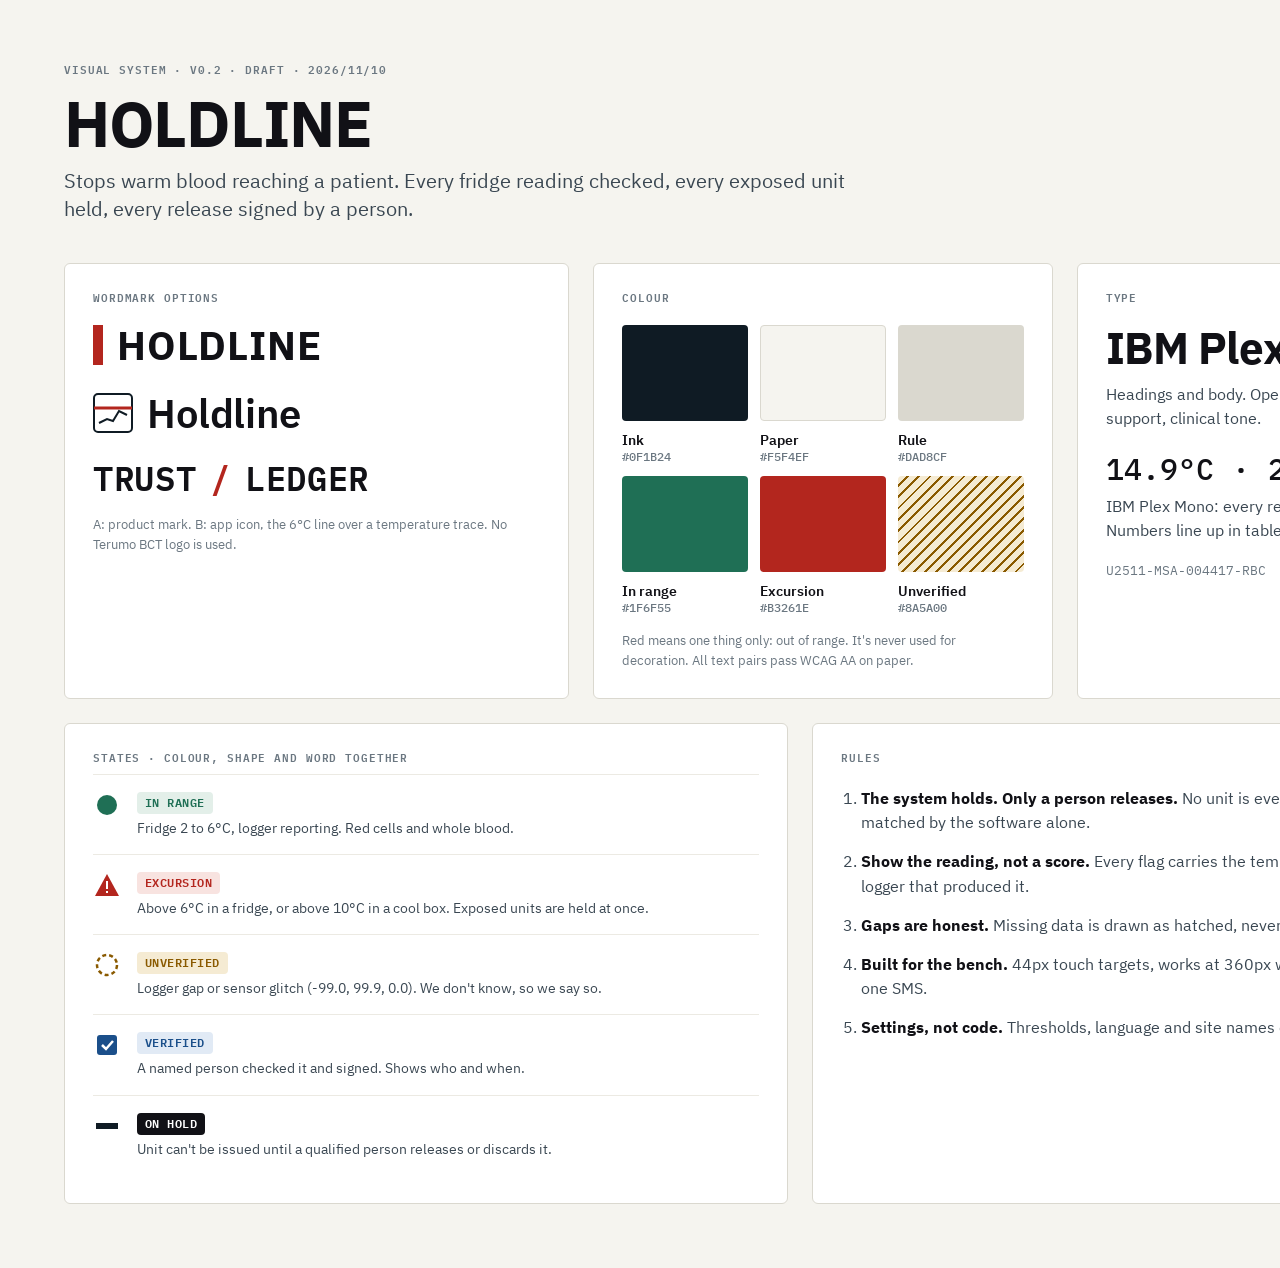
<file: design/01-system.html>
<!doctype html><html><head><meta charset="utf-8"><link rel="stylesheet" href="tokens.css"><style>
body{width:1600px;padding:64px}
h1{font:700 64px/1 var(--sans);letter-spacing:-.02em}
.wm{display:flex;align-items:center;gap:14px;font:700 40px/1 var(--sans);letter-spacing:.02em}
.wm .bar{width:10px;height:40px;background:var(--excursion)}
.grid{display:grid;gap:24px}
.card{background:var(--surface);border:1px solid var(--rule);border-radius:6px;padding:28px}
.sw{height:96px;border-radius:4px;margin-bottom:10px}
.lab{font:600 14px var(--sans)} .hex{font:500 12px var(--mono);color:var(--ink-3)}
.state{display:flex;gap:16px;align-items:flex-start;padding:16px 0;border-top:1px solid var(--rule-2)}
.state:first-of-type{border-top:0}
.state p{font-size:14px;color:var(--ink-2);margin-top:4px;line-height:1.45}
</style></head><body>
<div style="display:flex;justify-content:space-between;align-items:flex-end;margin-bottom:40px">
 <div><div class="cap" style="margin-bottom:14px">Visual system · v0.2 · draft · 2026/11/10</div>
 <h1>HOLDLINE</h1>
 <div style="font-size:20px;color:var(--ink-2);margin-top:12px;max-width:820px;line-height:1.4">Stops warm blood reaching a patient. Every fridge reading checked, every exposed unit held, every release signed by a person.</div></div>
 <div class="cap" style="text-align:right">Working name · team-neutral<br>Terumo BCT Africa Hackathon 2026<br>Cold chain · Data quality</div>
</div>
<div class="grid" style="grid-template-columns:1.1fr 1fr 1fr">
 <div class="card"><div class="cap" style="margin-bottom:20px">Wordmark options</div>
  <div class="wm" style="margin-bottom:28px"><span class="bar"></span>HOLDLINE</div>
  <div class="wm" style="margin-bottom:28px;font-weight:600;letter-spacing:-.01em"><svg width="40" height="40" viewBox="0 0 40 40"><rect x="1" y="1" width="38" height="38" rx="4" fill="none" stroke="#0F1B24" stroke-width="2"/><line x1="1" y1="15" x2="39" y2="15" stroke="#B3261E" stroke-width="3"/><path d="M6 30 L14 26 L20 28 L26 18 L34 22" fill="none" stroke="#0F1B24" stroke-width="2"/></svg>Holdline</div>
  <div class="wm" style="font:600 34px/1 var(--mono)">TRUST<span style="color:var(--excursion)">/</span>LEDGER</div>
  <p style="font-size:13px;color:var(--ink-3);margin-top:20px;line-height:1.5">A: product mark. B: app icon, the 6°C line over a temperature trace. No Terumo BCT logo is used.</p></div>
 <div class="card"><div class="cap" style="margin-bottom:20px">Colour</div>
  <div style="display:grid;grid-template-columns:1fr 1fr 1fr;gap:12px">
   <div><div class="sw" style="background:#0F1B24"></div><div class="lab">Ink</div><div class="hex">#0F1B24</div></div>
   <div><div class="sw" style="background:#F5F4EF;border:1px solid var(--rule)"></div><div class="lab">Paper</div><div class="hex">#F5F4EF</div></div>
   <div><div class="sw" style="background:#DAD8CF"></div><div class="lab">Rule</div><div class="hex">#DAD8CF</div></div>
   <div><div class="sw" style="background:#1F6F55"></div><div class="lab">In range</div><div class="hex">#1F6F55</div></div>
   <div><div class="sw" style="background:#B3261E"></div><div class="lab">Excursion</div><div class="hex">#B3261E</div></div>
   <div><div class="sw" style="background:repeating-linear-gradient(135deg,#F5EBD3 0 6px,#8A5A00 6px 8px)"></div><div class="lab">Unverified</div><div class="hex">#8A5A00</div></div>
  </div><p style="font-size:13px;color:var(--ink-3);margin-top:16px;line-height:1.5">Red means one thing only: out of range. It's never used for decoration. All text pairs pass WCAG AA on paper.</p></div>
 <div class="card"><div class="cap" style="margin-bottom:20px">Type</div>
  <div style="font:700 44px/1.05 var(--sans);letter-spacing:-.01em">IBM Plex Sans</div>
  <div style="font-size:16px;color:var(--ink-2);margin:10px 0 24px;line-height:1.5">Headings and body. Open licence, wide language support, clinical tone.</div>
  <div style="font:500 30px/1 var(--mono)">14.9°C · 23:00</div>
  <div style="font-size:16px;color:var(--ink-2);margin-top:10px;line-height:1.5">IBM Plex Mono: every reading, time, unit ID and count. Numbers line up in tables.</div>
  <div class="mono" style="margin-top:20px;font-size:13px;color:var(--ink-3)">U2511-MSA-004417-RBC</div></div>
</div>
<div class="grid" style="grid-template-columns:1fr 1fr;margin-top:24px">
 <div class="card"><div class="cap" style="margin-bottom:8px">States · colour, shape and word together</div>
  <div class="state"><svg width="28" height="28"><circle cx="14" cy="14" r="10" fill="#1F6F55"/></svg><div><span class="chip ok">In range</span><p>Fridge 2 to 6°C, logger reporting. Red cells and whole blood.</p></div></div>
  <div class="state"><svg width="28" height="28"><path d="M14 3 L26 25 H2 Z" fill="#B3261E"/><rect x="13" y="10" width="2" height="8" fill="#fff"/><rect x="13" y="20" width="2" height="2" fill="#fff"/></svg><div><span class="chip ex">Excursion</span><p>Above 6°C in a fridge, or above 10°C in a cool box. Exposed units are held at once.</p></div></div>
  <div class="state"><svg width="28" height="28"><circle cx="14" cy="14" r="10" fill="none" stroke="#8A5A00" stroke-width="2.5" stroke-dasharray="4 3"/></svg><div><span class="chip un">Unverified</span><p>Logger gap or sensor glitch (-99.0, 99.9, 0.0). We don't know, so we say so.</p></div></div>
  <div class="state"><svg width="28" height="28"><rect x="4" y="4" width="20" height="20" rx="3" fill="#1B4F8A"/><path d="M9 14 l4 4 l7 -8" stroke="#fff" stroke-width="2.5" fill="none"/></svg><div><span class="chip ve">Verified</span><p>A named person checked it and signed. Shows who and when.</p></div></div>
  <div class="state"><svg width="28" height="28"><rect x="3" y="11" width="22" height="6" fill="#0F1B24"/></svg><div><span class="chip ho">On hold</span><p>Unit can't be issued until a qualified person releases or discards it.</p></div></div></div>
 <div class="card"><div class="cap" style="margin-bottom:20px">Rules</div>
  <ol style="font-size:16px;line-height:1.55;color:var(--ink-2);padding-left:20px;display:grid;gap:14px">
   <li><b style="color:var(--ink)">The system holds. Only a person releases.</b> No unit is ever released, discarded or matched by the software alone.</li>
   <li><b style="color:var(--ink)">Show the reading, not a score.</b> Every flag carries the temperatures, the hours and the logger that produced it.</li>
   <li><b style="color:var(--ink)">Gaps are honest.</b> Missing data is drawn as hatched, never smoothed over.</li>
   <li><b style="color:var(--ink)">Built for the bench.</b> 44px touch targets, works at 360px wide, and every alert also fits in one SMS.</li>
   <li><b style="color:var(--ink)">Settings, not code.</b> Thresholds, language and site names come from a country file.</li>
  </ol></div>
</div></body></html>
</file>
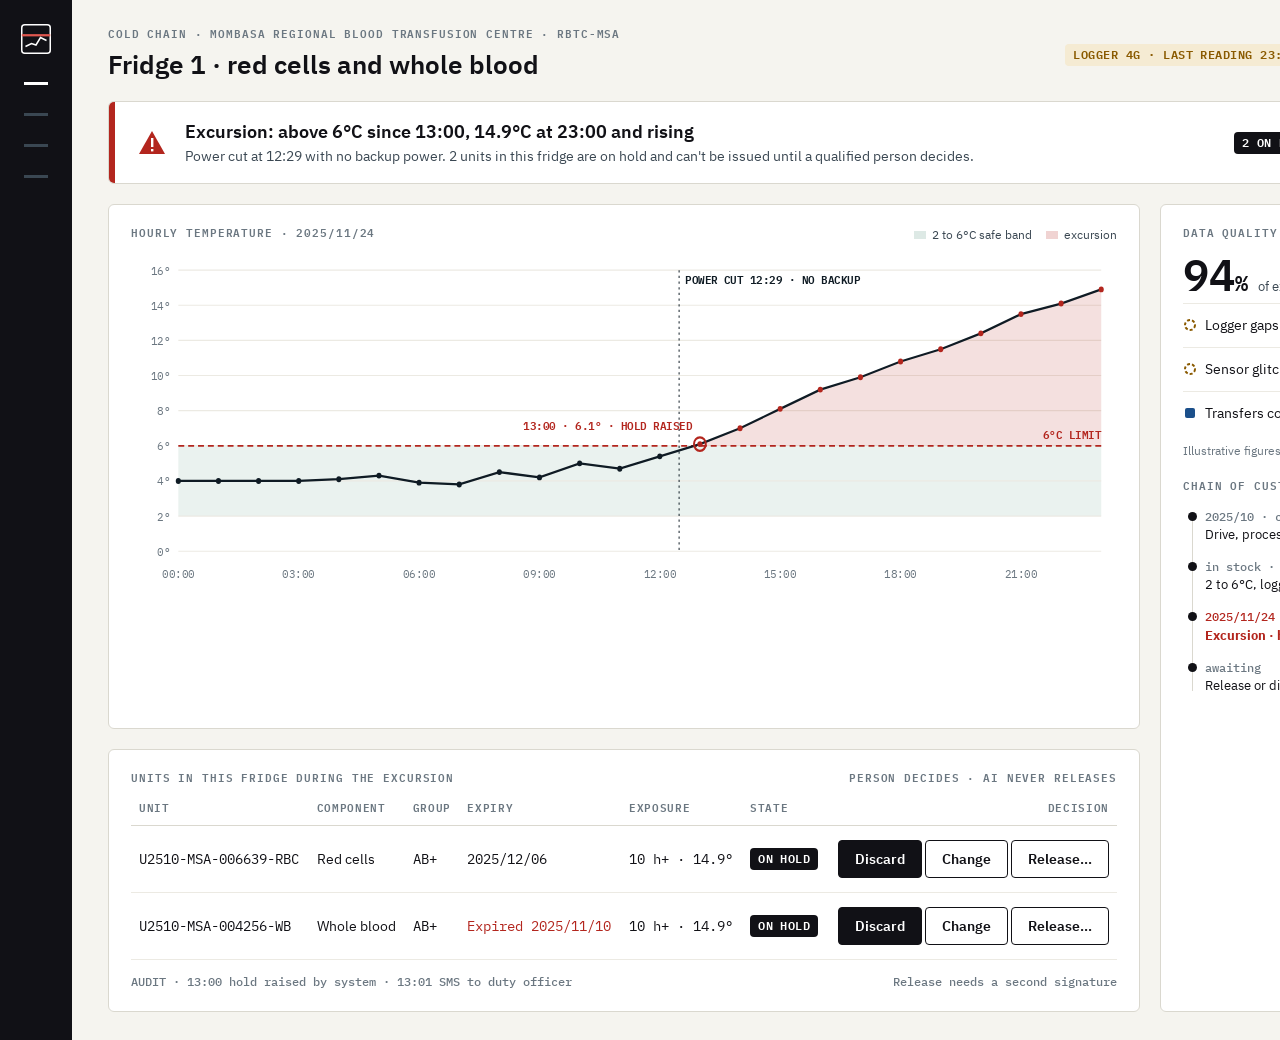
<file: design/02-dashboard.html>
<!doctype html><html><head><meta charset="utf-8"><link rel="stylesheet" href="tokens.css"><style>
body{width:1600px;height:1040px;display:grid;grid-template-columns:72px 1fr}
nav{background:var(--ink);display:flex;flex-direction:column;align-items:center;padding-top:24px;gap:28px}
nav i{width:24px;height:3px;background:#3A4752;display:block} nav i.on{background:#fff}
main{padding:28px 40px 28px 36px;min-width:0;display:grid;grid-template-columns:1fr 400px;grid-template-rows:auto auto 1fr;gap:20px}
.card{background:var(--surface);border:1px solid var(--rule);border-radius:6px;padding:22px}
.top{grid-column:1/3;display:flex;justify-content:space-between;align-items:center}
.alert{grid-column:1/3;display:grid;grid-template-columns:6px 1fr auto;background:var(--surface);border:1px solid var(--rule);border-radius:6px;overflow:hidden}
.alert .bar{background:var(--excursion)}
table{width:100%;border-collapse:collapse;font-size:14px}
th{text-align:left;font:600 11px var(--mono);letter-spacing:.06em;text-transform:uppercase;color:var(--ink-3);padding:10px 8px;border-bottom:1px solid var(--rule)}
td{white-space:nowrap;padding:14px 8px;border-bottom:1px solid var(--rule-2);vertical-align:middle}
.dq{display:flex;justify-content:space-between;padding:12px 0;border-top:1px solid var(--rule-2);font-size:14px}
.dq b{font:600 15px var(--mono)}
.tl{position:relative;padding-left:22px;font-size:13px;line-height:1.4}
.tl div{position:relative;padding-bottom:14px}
.tl div:before{content:"";position:absolute;left:-17px;top:4px;width:9px;height:9px;border-radius:50%;background:var(--ink)}
.tl:before{content:"";position:absolute;left:9px;top:6px;bottom:18px;width:1px;background:var(--rule)}
.tl .t{font:500 12px var(--mono);color:var(--ink-3)}
</style></head><body>
<nav><svg width="30" height="30" viewBox="0 0 40 40"><rect x="1" y="1" width="38" height="38" rx="4" fill="none" stroke="#fff" stroke-width="2"/><line x1="1" y1="15" x2="39" y2="15" stroke="#E0574F" stroke-width="3"/><path d="M6 30 L14 26 L20 28 L26 18 L34 22" fill="none" stroke="#fff" stroke-width="2"/></svg><i class="on"></i><i></i><i></i><i></i></nav>
<main>
 <div class="top"><div><div class="cap">Cold chain · Mombasa Regional Blood Transfusion Centre · RBTC-MSA</div><div style="font:600 26px var(--sans);margin-top:6px">Fridge 1 · red cells and whole blood</div></div>
 <div style="display:flex;gap:10px;align-items:center"><span class="chip un">Logger 4G · last reading 23:00</span><span class="cap">Mon 2025/11/24 · synthetic data</span></div></div>
 <div class="alert"><div class="bar"></div><div style="padding:18px 22px;display:flex;gap:18px;align-items:center">
  <svg width="30" height="30"><path d="M15 3 L28 26 H2 Z" fill="#B3261E"/><rect x="14" y="10" width="2.4" height="9" fill="#fff"/><rect x="14" y="21" width="2.4" height="2.4" fill="#fff"/></svg>
  <div><div style="font:600 18px var(--sans)">Excursion: above 6°C since 13:00, 14.9°C at 23:00 and rising</div><div style="font-size:14px;color:var(--ink-2);margin-top:4px">Power cut at 12:29 with no backup power. 2 units in this fridge are on hold and can't be issued until a qualified person decides.</div></div></div>
  <div style="padding:18px 22px;display:flex;gap:10px;align-items:center"><span class="chip ho">2 on hold</span><span class="mono" style="font-size:12px;color:var(--ink-3)">SMS sent to duty officer 13:01</span></div></div>
 <div class="card"><div style="display:flex;justify-content:space-between;margin-bottom:10px"><div class="cap">Hourly temperature · 2025/11/24</div><div style="display:flex;gap:14px;font-size:12px;color:var(--ink-2)"><span><span style="display:inline-block;width:12px;height:8px;background:rgba(31,111,85,.15);margin-right:6px"></span>2 to 6°C safe band</span><span><span style="display:inline-block;width:12px;height:8px;background:rgba(179,38,30,.2);margin-right:6px"></span>excursion</span></div></div>
  <svg width="100%" height="340" preserveAspectRatio="none" viewBox="0 0 1000 300" xmlns="http://www.w3.org/2000/svg" font-family="IBM Plex Mono, monospace" font-size="11"><rect x="48" y="171.0" width="936" height="62.0" fill="rgba(31,111,85,.09)"/><line x1="48" x2="984" y1="264.0" y2="264.0" stroke="#ECEAE3"/><text x="40" y="268.0" text-anchor="end" fill="#6B7781">0°</text><line x1="48" x2="984" y1="233.0" y2="233.0" stroke="#ECEAE3"/><text x="40" y="237.0" text-anchor="end" fill="#6B7781">2°</text><line x1="48" x2="984" y1="202.0" y2="202.0" stroke="#ECEAE3"/><text x="40" y="206.0" text-anchor="end" fill="#6B7781">4°</text><line x1="48" x2="984" y1="171.0" y2="171.0" stroke="#ECEAE3"/><text x="40" y="175.0" text-anchor="end" fill="#6B7781">6°</text><line x1="48" x2="984" y1="140.0" y2="140.0" stroke="#ECEAE3"/><text x="40" y="144.0" text-anchor="end" fill="#6B7781">8°</text><line x1="48" x2="984" y1="109.0" y2="109.0" stroke="#ECEAE3"/><text x="40" y="113.0" text-anchor="end" fill="#6B7781">10°</text><line x1="48" x2="984" y1="78.0" y2="78.0" stroke="#ECEAE3"/><text x="40" y="82.0" text-anchor="end" fill="#6B7781">12°</text><line x1="48" x2="984" y1="47.0" y2="47.0" stroke="#ECEAE3"/><text x="40" y="51.0" text-anchor="end" fill="#6B7781">14°</text><line x1="48" x2="984" y1="16.0" y2="16.0" stroke="#ECEAE3"/><text x="40" y="20.0" text-anchor="end" fill="#6B7781">16°</text><line x1="48" x2="984" y1="171.0" y2="171.0" stroke="#B3261E" stroke-width="1.5" stroke-dasharray="6 4"/><text x="984" y="165.0" text-anchor="end" fill="#B3261E" font-weight="600">6°C LIMIT</text><line x1="555.8817391304349" x2="555.8817391304349" y1="16" y2="264" stroke="#0F1B24" stroke-dasharray="2 3"/><text x="561.8817391304349" y="28" fill="#0F1B24" font-weight="600">POWER CUT 12:29 · NO BACKUP</text><polygon points="568.9,171.0 577.0,169.5 617.7,155.5 658.4,138.4 699.1,121.4 739.8,110.5 780.5,96.6 821.2,85.8 861.9,71.8 902.6,54.8 943.3,45.5 984.0,33.0 984.0,171.0" fill="rgba(179,38,30,.14)"/><polyline fill="none" stroke="#0F1B24" stroke-width="2" points="48.0,202.0 88.7,202.0 129.4,202.0 170.1,202.0 210.8,200.5 251.5,197.3 292.2,203.5 332.9,205.1 373.6,194.2 414.3,198.9 455.0,186.5 495.7,191.2 536.3,180.3 577.0,169.5 617.7,155.5 658.4,138.4 699.1,121.4 739.8,110.5 780.5,96.6 821.2,85.8 861.9,71.8 902.6,54.8 943.3,45.5 984.0,33.0"/><circle cx="48.0" cy="202.0" r="2.6" fill="#0F1B24"/><circle cx="88.7" cy="202.0" r="2.6" fill="#0F1B24"/><circle cx="129.4" cy="202.0" r="2.6" fill="#0F1B24"/><circle cx="170.1" cy="202.0" r="2.6" fill="#0F1B24"/><circle cx="210.8" cy="200.5" r="2.6" fill="#0F1B24"/><circle cx="251.5" cy="197.3" r="2.6" fill="#0F1B24"/><circle cx="292.2" cy="203.5" r="2.6" fill="#0F1B24"/><circle cx="332.9" cy="205.1" r="2.6" fill="#0F1B24"/><circle cx="373.6" cy="194.2" r="2.6" fill="#0F1B24"/><circle cx="414.3" cy="198.9" r="2.6" fill="#0F1B24"/><circle cx="455.0" cy="186.5" r="2.6" fill="#0F1B24"/><circle cx="495.7" cy="191.2" r="2.6" fill="#0F1B24"/><circle cx="536.3" cy="180.3" r="2.6" fill="#0F1B24"/><circle cx="577.0" cy="169.5" r="2.6" fill="#B3261E"/><circle cx="617.7" cy="155.5" r="2.6" fill="#B3261E"/><circle cx="658.4" cy="138.4" r="2.6" fill="#B3261E"/><circle cx="699.1" cy="121.4" r="2.6" fill="#B3261E"/><circle cx="739.8" cy="110.5" r="2.6" fill="#B3261E"/><circle cx="780.5" cy="96.6" r="2.6" fill="#B3261E"/><circle cx="821.2" cy="85.8" r="2.6" fill="#B3261E"/><circle cx="861.9" cy="71.8" r="2.6" fill="#B3261E"/><circle cx="902.6" cy="54.8" r="2.6" fill="#B3261E"/><circle cx="943.3" cy="45.5" r="2.6" fill="#B3261E"/><circle cx="984.0" cy="33.0" r="2.6" fill="#B3261E"/><circle cx="577.0" cy="169.5" r="6" fill="none" stroke="#B3261E" stroke-width="2"/><text x="569.0" y="157.5" text-anchor="end" fill="#B3261E" font-weight="600">13:00 · 6.1° · HOLD RAISED</text><text x="48.0" y="288" text-anchor="middle" fill="#6B7781">00:00</text><text x="170.1" y="288" text-anchor="middle" fill="#6B7781">03:00</text><text x="292.2" y="288" text-anchor="middle" fill="#6B7781">06:00</text><text x="414.3" y="288" text-anchor="middle" fill="#6B7781">09:00</text><text x="536.3" y="288" text-anchor="middle" fill="#6B7781">12:00</text><text x="658.4" y="288" text-anchor="middle" fill="#6B7781">15:00</text><text x="780.5" y="288" text-anchor="middle" fill="#6B7781">18:00</text><text x="902.6" y="288" text-anchor="middle" fill="#6B7781">21:00</text></svg></div>
 <div class="card" style="grid-row:3/5;grid-column:2;display:flex;flex-direction:column;gap:22px">
  <div><div class="cap" style="margin-bottom:6px">Data quality · this site · 30 days</div>
   <div style="display:flex;align-items:baseline;gap:10px"><span style="font:600 44px var(--mono)">94<span style="font-size:22px">%</span></span><span style="font-size:13px;color:var(--ink-2)">of expected hourly readings received</span></div>
   <div class="dq"><span><svg width="14" height="14" style="vertical-align:-2px;margin-right:8px"><circle cx="7" cy="7" r="5" fill="none" stroke="#8A5A00" stroke-width="2" stroke-dasharray="3 2"/></svg>Logger gaps</span><b>41 h</b></div>
   <div class="dq"><span><svg width="14" height="14" style="vertical-align:-2px;margin-right:8px"><circle cx="7" cy="7" r="5" fill="none" stroke="#8A5A00" stroke-width="2" stroke-dasharray="3 2"/></svg>Sensor glitches (-99.0, 99.9, 0.0)</span><b>2</b></div>
   <div class="dq"><span><svg width="14" height="14" style="vertical-align:-2px;margin-right:8px"><rect x="2" y="2" width="10" height="10" rx="2" fill="#1B4F8A"/></svg>Transfers confirmed received</span><b>97%</b></div>
   <div style="font-size:12px;color:var(--ink-3);margin-top:8px">Illustrative figures for layout. Real values come from the build.</div></div>
  <div><div class="cap" style="margin-bottom:14px">Chain of custody · U2510-MSA-006639-RBC</div>
   <div class="tl"><div><span class="t">2025/10 · collected</span><br>Drive, processed at RBTC-MSA</div><div><span class="t">in stock · Fridge 1</span><br>2 to 6°C, logger reporting</div><div style="color:var(--excursion)"><span class="t" style="color:var(--excursion)">2025/11/24 13:00</span><br><b>Excursion · held by system</b></div><div><span class="t">awaiting</span><br>Release or discard by a qualified person</div></div></div>
 </div>
 <div class="card" style="grid-column:1"><div style="display:flex;justify-content:space-between;align-items:center;margin-bottom:6px"><div class="cap">Units in this fridge during the excursion</div><div class="cap">Person decides · AI never releases</div></div>
  <table><tr><th>Unit</th><th>Component</th><th>Group</th><th>Expiry</th><th>Exposure</th><th>State</th><th style="text-align:right">Decision</th></tr>
  <tr><td class="mono">U2510-MSA-006639-RBC</td><td>Red cells</td><td class="mono">AB+</td><td class="mono">2025/12/06</td><td class="mono">10 h+ · 14.9°</td><td><span class="chip ho">On hold</span></td><td style="text-align:right;white-space:nowrap"><button class="btn primary">Discard</button> <button class="btn">Change</button> <button class="btn">Release…</button></td></tr>
  <tr><td class="mono">U2510-MSA-004256-WB</td><td>Whole blood</td><td class="mono">AB+</td><td class="mono" style="color:var(--excursion)">Expired 2025/11/10</td><td class="mono">10 h+ · 14.9°</td><td><span class="chip ho">On hold</span></td><td style="text-align:right;white-space:nowrap"><button class="btn primary">Discard</button> <button class="btn">Change</button> <button class="btn">Release…</button></td></tr></table>
  <div style="display:flex;justify-content:space-between;margin-top:14px;font:500 12px var(--mono);color:var(--ink-3)"><span>AUDIT · 13:00 hold raised by system · 13:01 SMS to duty officer</span><span>Release needs a second signature</span></div></div>
</main></body></html>
</file>
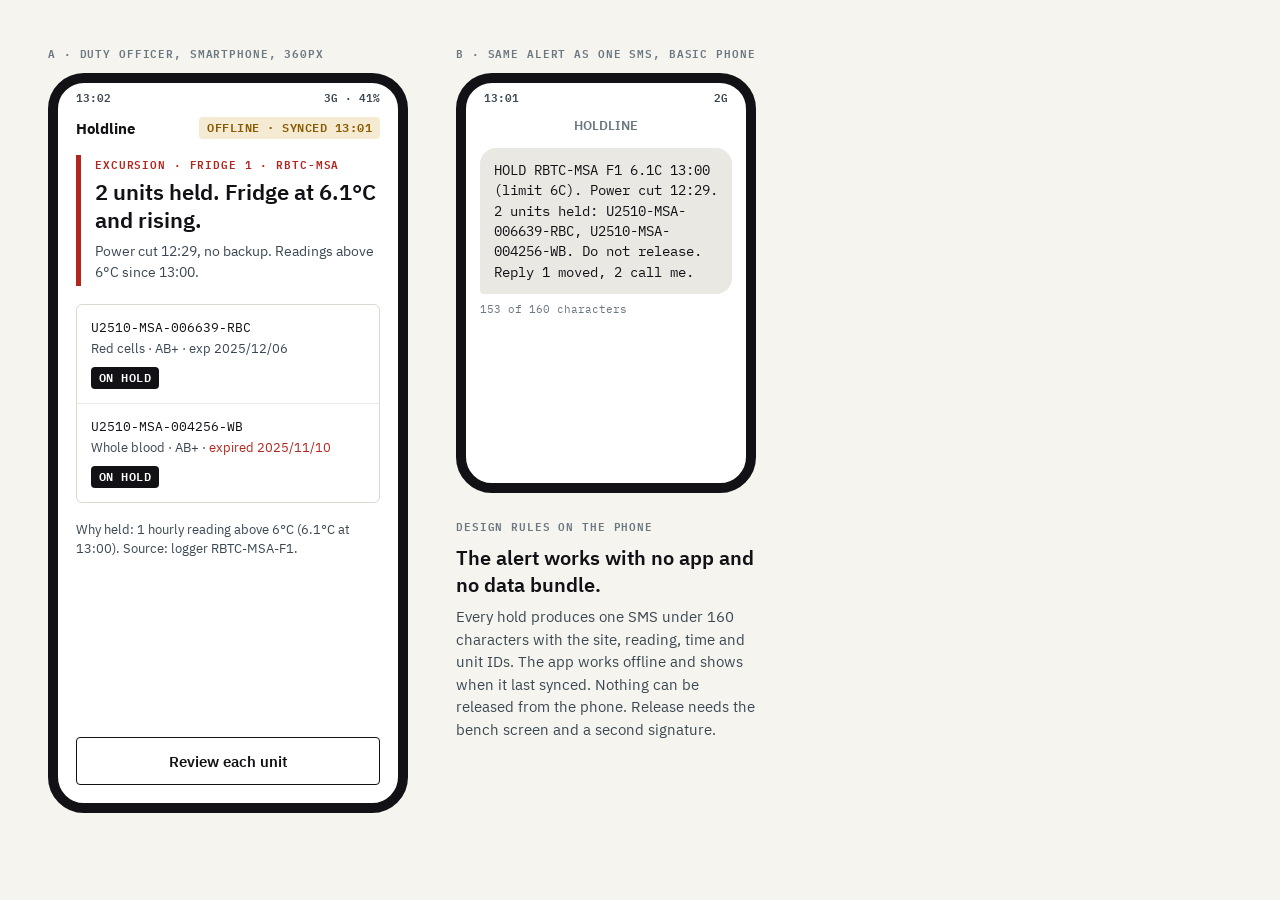
<file: design/03-mobile.html>
<!doctype html><!-- Old mock (early design, before the v15+ build). Not the shipped UI: HOLDLINE never tells staff to move units; it holds them and a person decides. --><html><head><meta charset="utf-8"><link rel="stylesheet" href="tokens.css"><style>
body{width:1200px;height:860px;padding:48px;display:flex;gap:48px;align-items:flex-start}
.ph{width:360px;height:740px;background:var(--surface);border:10px solid var(--ink);border-radius:36px;overflow:hidden;display:flex;flex-direction:column}
.sb{height:28px;font:600 11px var(--mono);display:flex;justify-content:space-between;padding:8px 18px;color:var(--ink-2)}
.btn{width:100%;height:48px;font-size:15px}
.note{max-width:300px}
.note h3{font:600 20px var(--sans);margin:10px 0 8px} .note p{font-size:15px;line-height:1.5;color:var(--ink-2)}
.sms{background:#E9E8E3;border-radius:16px 16px 16px 4px;padding:12px 14px;font:400 14px/1.45 var(--mono);color:var(--ink);margin:0 14px}
</style></head><body>
<div><div class="cap" style="margin-bottom:12px">A · Duty officer, smartphone, 360px</div>
<div class="ph"><div class="sb"><span>13:02</span><span>3G · 41%</span></div>
 <div style="padding:6px 18px 0;display:flex;justify-content:space-between;align-items:center"><span style="font:700 15px var(--sans)">Holdline</span><span class="chip un">Offline · synced 13:01</span></div>
 <div style="margin:16px 18px 0;border-left:5px solid var(--excursion);padding:4px 0 4px 14px"><div class="cap" style="color:var(--excursion)">Excursion · Fridge 1 · RBTC-MSA</div><div style="font:600 22px/1.25 var(--sans);margin-top:6px">2 units held. Fridge at 6.1°C and rising.</div><div style="font-size:14px;color:var(--ink-2);margin-top:8px;line-height:1.45">Power cut 12:29, no backup. Readings above 6°C since 13:00.</div></div>
 <div style="margin:18px 18px 0;border:1px solid var(--rule);border-radius:6px">
  <div style="padding:14px;border-bottom:1px solid var(--rule-2)"><div class="mono" style="font-size:13px">U2510-MSA-006639-RBC</div><div style="font-size:13px;color:var(--ink-2);margin-top:4px">Red cells · AB+ · exp 2025/12/06</div><span class="chip ho" style="margin-top:10px">On hold</span></div>
  <div style="padding:14px"><div class="mono" style="font-size:13px">U2510-MSA-004256-WB</div><div style="font-size:13px;color:var(--ink-2);margin-top:4px">Whole blood · AB+ · <span style="color:var(--excursion)">expired 2025/11/10</span></div><span class="chip ho" style="margin-top:10px">On hold</span></div></div>
 <div style="margin:18px 18px 0;font-size:13px;color:var(--ink-2);line-height:1.45">Why held: 1 hourly reading above 6°C (6.1°C at 13:00). Source: logger RBTC-MSA-F1.</div>
 <div style="margin-top:auto;padding:18px;display:grid;gap:10px"><button class="btn">Review each unit</button></div></div></div>
<div><div class="cap" style="margin-bottom:12px">B · Same alert as one SMS, basic phone</div>
<div class="ph" style="width:300px;height:420px"><div class="sb"><span>13:01</span><span>2G</span></div>
 <div style="font:600 13px var(--sans);text-align:center;color:var(--ink-3);padding:6px 0 14px">HOLDLINE</div>
 <div class="sms">HOLD RBTC-MSA F1 6.1C 13:00 (limit 6C). Power cut 12:29. 2 units held: U2510-MSA-006639-RBC, U2510-MSA-004256-WB. Do not release. Reply 1 moved, 2 call me.</div>
 <div class="mono" style="font-size:11px;color:var(--ink-3);margin:8px 14px">153 of 160 characters</div></div>
 <div class="note" style="margin-top:28px"><div class="cap">Design rules on the phone</div><h3>The alert works with no app and no data bundle.</h3><p>Every hold produces one SMS under 160 characters with the site, reading, time and unit IDs. The app works offline and shows when it last synced. Nothing can be released from the phone. Release needs the bench screen and a second signature.</p></div></div>
</body></html>
</file>
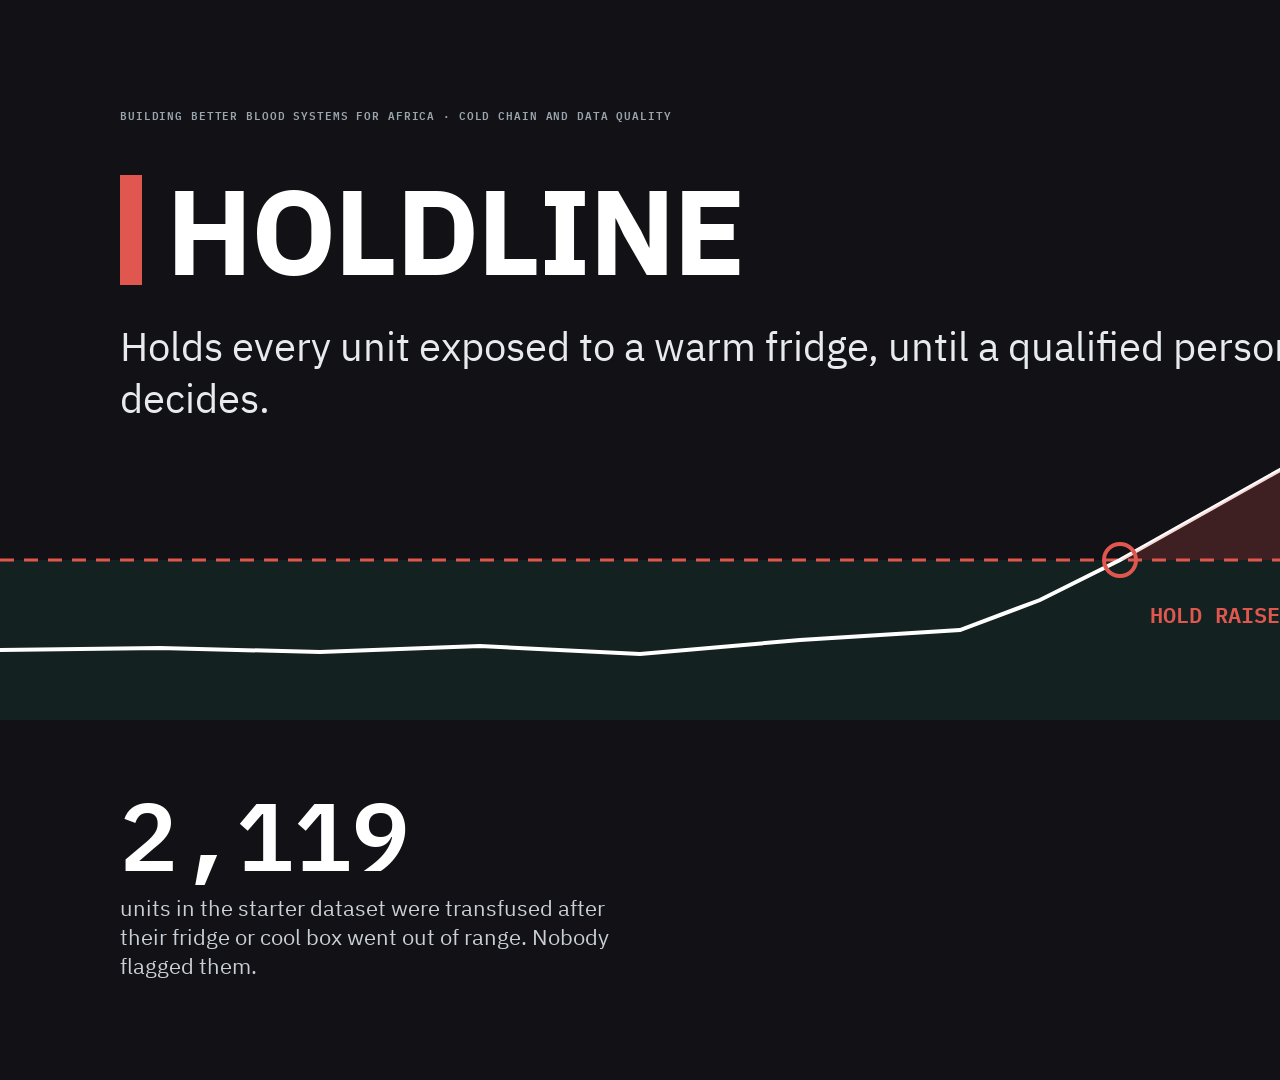
<file: design/04-slide.html>
<!doctype html><html><head><meta charset="utf-8"><link rel="stylesheet" href="tokens.css"><style>
body{width:1920px;height:1080px;background:var(--ink);color:#fff;position:relative;overflow:hidden;font-family:var(--sans)}
.cap{color:#9AA5AE}
</style></head><body>
<svg width="1920" height="1080" style="position:absolute;inset:0" viewBox="0 0 1920 1080">
<rect x="0" y="560" width="1920" height="160" fill="rgba(31,111,85,.18)"/>
<line x1="0" y1="560" x2="1920" y2="560" stroke="#E0574F" stroke-width="3" stroke-dasharray="14 10"/>
<polyline fill="none" stroke="#fff" stroke-width="4" points="0,650 160,648 320,652 480,646 640,654 800,640 960,630 1040,600 1120,560 1200,515 1280,470 1360,430 1440,395 1520,360 1600,330 1680,300 1760,280 1920,250"/>
<polygon fill="rgba(224,87,79,.22)" points="1120,560 1200,515 1280,470 1360,430 1440,395 1520,360 1600,330 1680,300 1760,280 1920,250 1920,560"/>
<circle cx="1120" cy="560" r="16" fill="none" stroke="#E0574F" stroke-width="4"/>
</svg>
<div style="position:absolute;left:120px;top:110px" class="cap">Building better blood systems for Africa · Cold chain and data quality</div>
<div style="position:absolute;left:120px;top:170px;display:flex;align-items:center;gap:24px;font:700 120px/1 var(--sans);letter-spacing:-.02em"><span style="width:22px;height:110px;background:#E0574F;display:block"></span>HOLDLINE</div>
<div style="position:absolute;left:120px;top:320px;font:400 40px/1.3 var(--sans);max-width:1200px;color:#E8EBED">Holds every unit exposed to a warm fridge, until a qualified person decides.</div>
<div style="position:absolute;left:1150px;top:600px;font:600 22px var(--mono);color:#E0574F">HOLD RAISED · 6.1°C</div>
<div style="position:absolute;left:120px;bottom:100px;display:flex;gap:80px;align-items:flex-end">
 <div><div style="font:600 96px/1 var(--mono)">2,119</div><div style="font-size:22px;color:#C9D0D5;margin-top:10px;max-width:520px">units in the starter dataset were transfused after their fridge or cool box went out of range. Nobody flagged them.</div></div></div>
<div style="position:absolute;right:120px;bottom:100px;text-align:right" class="cap">Team name · Country<br>Terumo BCT Africa Hackathon 2026 · Delivered by Talo<br>Synthetic data only</div>
</body></html>
</file>
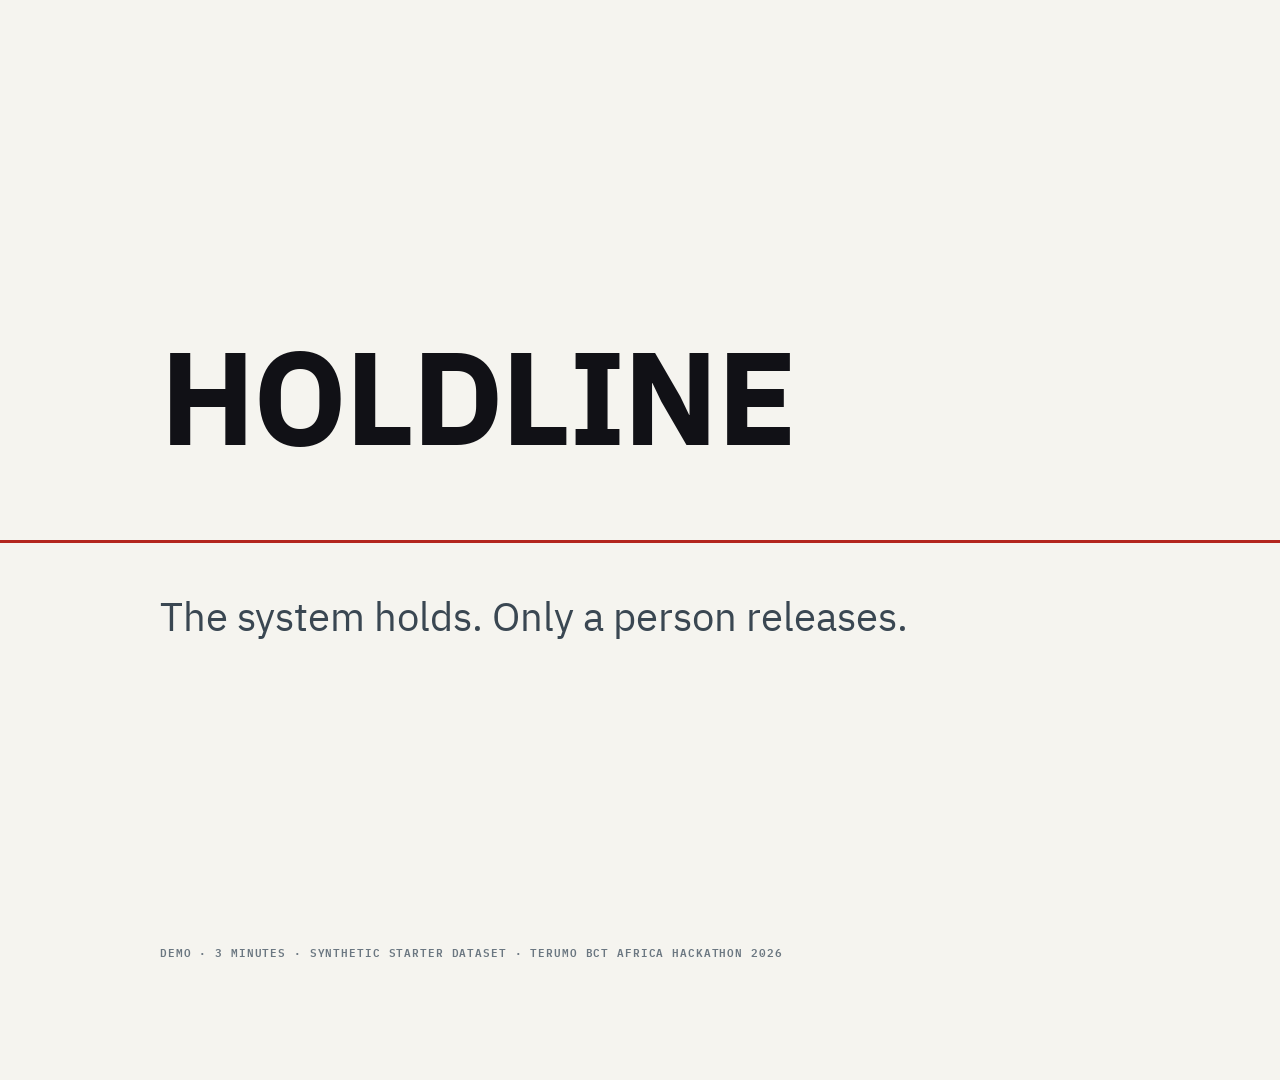
<file: design/05-title.html>
<!doctype html><html><head><meta charset="utf-8"><link rel="stylesheet" href="tokens.css"><style>
body{width:1920px;height:1080px;background:var(--paper);position:relative;overflow:hidden}
</style></head><body>
<div style="position:absolute;left:0;right:0;top:540px;height:3px;background:var(--excursion)"></div>
<div style="position:absolute;left:160px;top:330px;font:700 132px/1 var(--sans);letter-spacing:-.02em;color:var(--ink)">HOLDLINE</div>
<div style="position:absolute;left:160px;top:590px;font:400 40px/1.3 var(--sans);color:var(--ink-2)">The system holds. Only a person releases.</div>
<div style="position:absolute;left:160px;bottom:120px" class="cap">Demo · 3 minutes · synthetic starter dataset · Terumo BCT Africa Hackathon 2026</div>
<div style="position:absolute;right:160px;bottom:120px;font:500 22px var(--mono);color:var(--ink-3)">00:00 / 03:00</div>
</body></html>
</file>
<file: design/tokens.css>
/* HOLDLINE visual system v0.2 · draft · working name, team-neutral */
@import url('fonts.css');
:root{
  --ink:#111116; --ink-2:#3A4752; --ink-3:#6B7781;
  --paper:#F5F4EF; --surface:#FFFFFF; --rule:#DAD8CF; --rule-2:#ECEAE3;
  /* states: every state has colour + shape + word, never colour alone */
  --in-range:#1F6F55;   --in-range-bg:#E3EFE9;   /* circle, filled */
  --excursion:#B3261E;  --excursion-bg:#F8E3E0;  /* triangle, filled */
  --unverified:#8A5A00; --unverified-bg:#F5EBD3; /* dashed circle, hatched gaps */
  --verified:#1B4F8A;   --verified-bg:#E1EAF5;   /* square with tick */
  --held:#111116;       /* black bar: a person put the unit on hold */
  --band-safe:rgba(31,111,85,.08);
  --sans:'IBM Plex Sans',system-ui,sans-serif; --mono:'IBM Plex Mono',ui-monospace,monospace;
  --r:4px; --s1:4px; --s2:8px; --s3:12px; --s4:16px; --s5:24px; --s6:32px; --s7:48px;
}
*{box-sizing:border-box;margin:0;padding:0}
body{font-family:var(--sans);color:var(--ink);background:var(--paper);-webkit-font-smoothing:antialiased}
.mono{font-family:var(--mono)}
.cap{font:600 11px/1.2 var(--mono);letter-spacing:.08em;text-transform:uppercase;color:var(--ink-3)}
.chip{white-space:nowrap;display:inline-flex;align-items:center;gap:6px;font:600 12px/1 var(--mono);letter-spacing:.04em;padding:5px 8px;border-radius:var(--r);text-transform:uppercase}
.chip.ok{color:var(--in-range);background:var(--in-range-bg)}
.chip.ex{color:var(--excursion);background:var(--excursion-bg)}
.chip.un{color:var(--unverified);background:var(--unverified-bg)}
.chip.ve{color:var(--verified);background:var(--verified-bg)}
.chip.ho{color:#fff;background:var(--held)}
.btn{font:600 14px/1 var(--sans);padding:11px 16px;border-radius:var(--r);border:1px solid var(--ink);background:var(--surface);color:var(--ink)}
.btn.primary{background:var(--ink);color:#fff}
</file>
